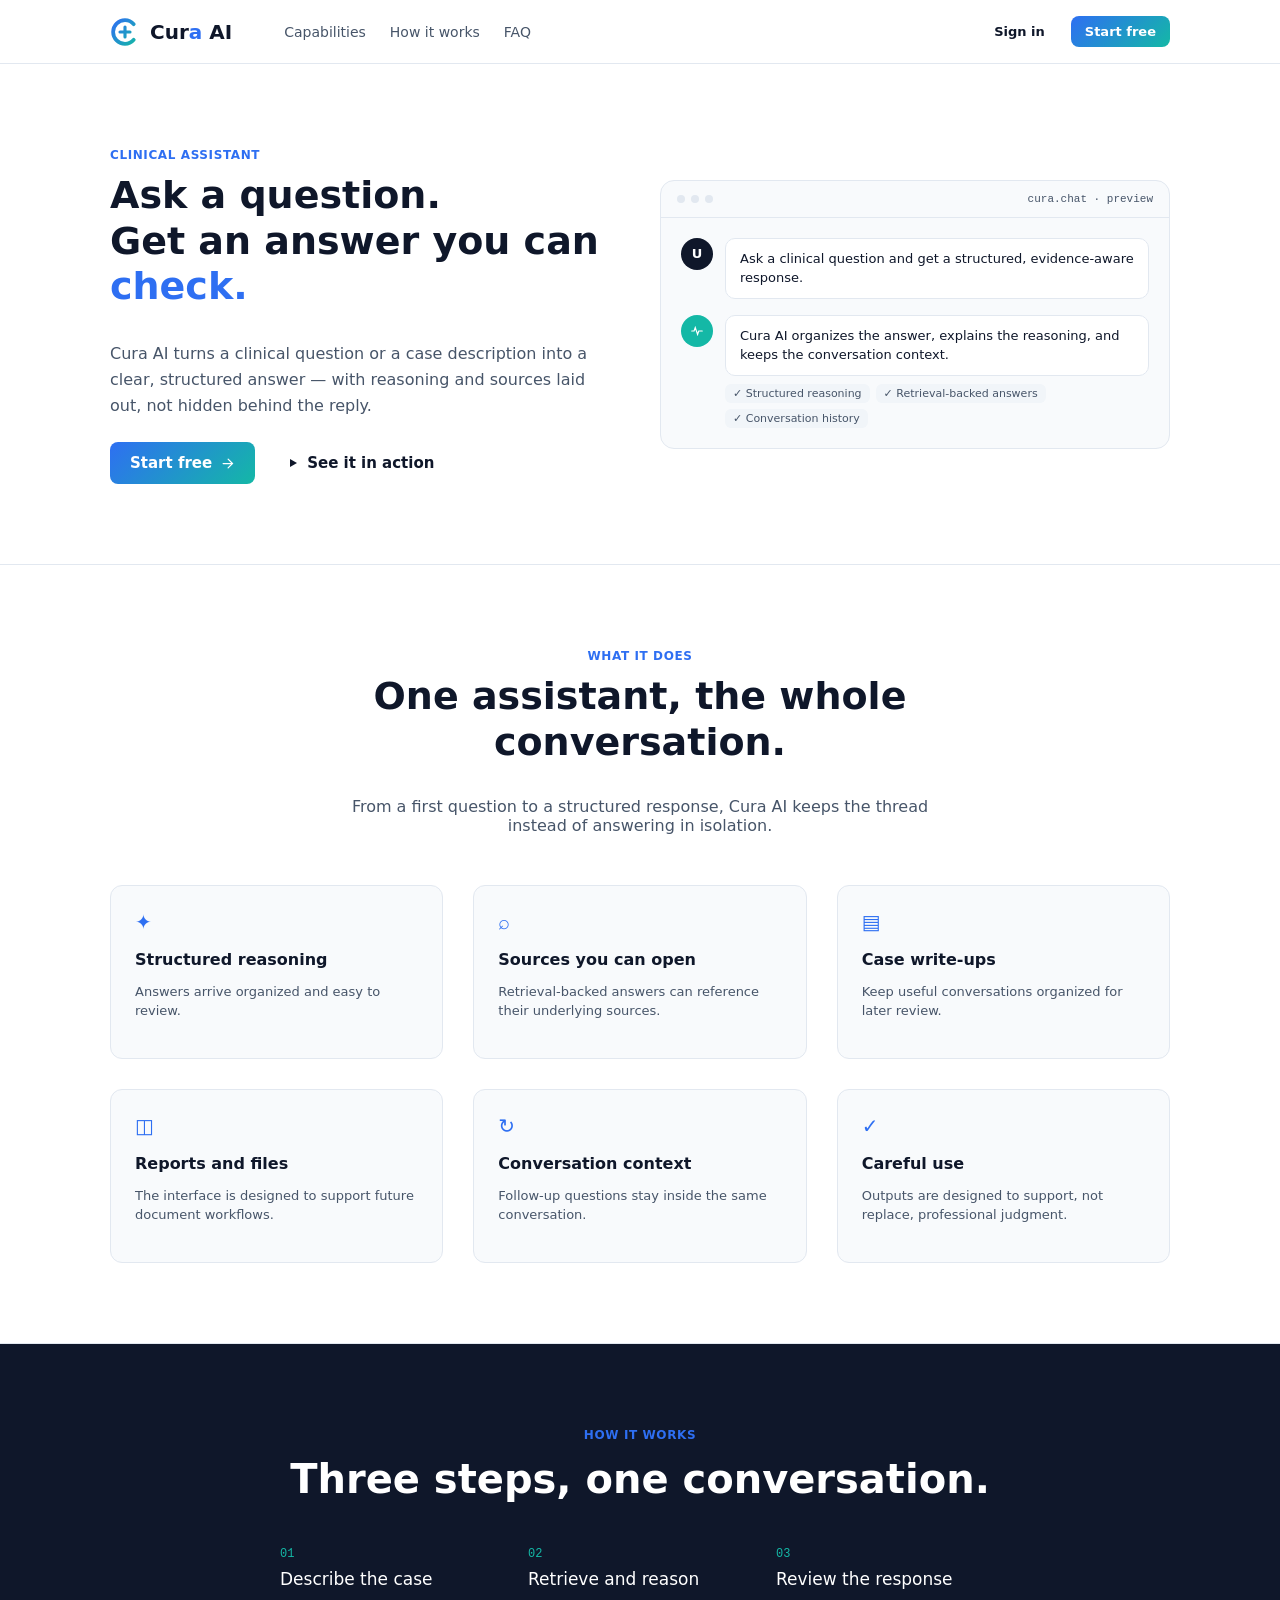
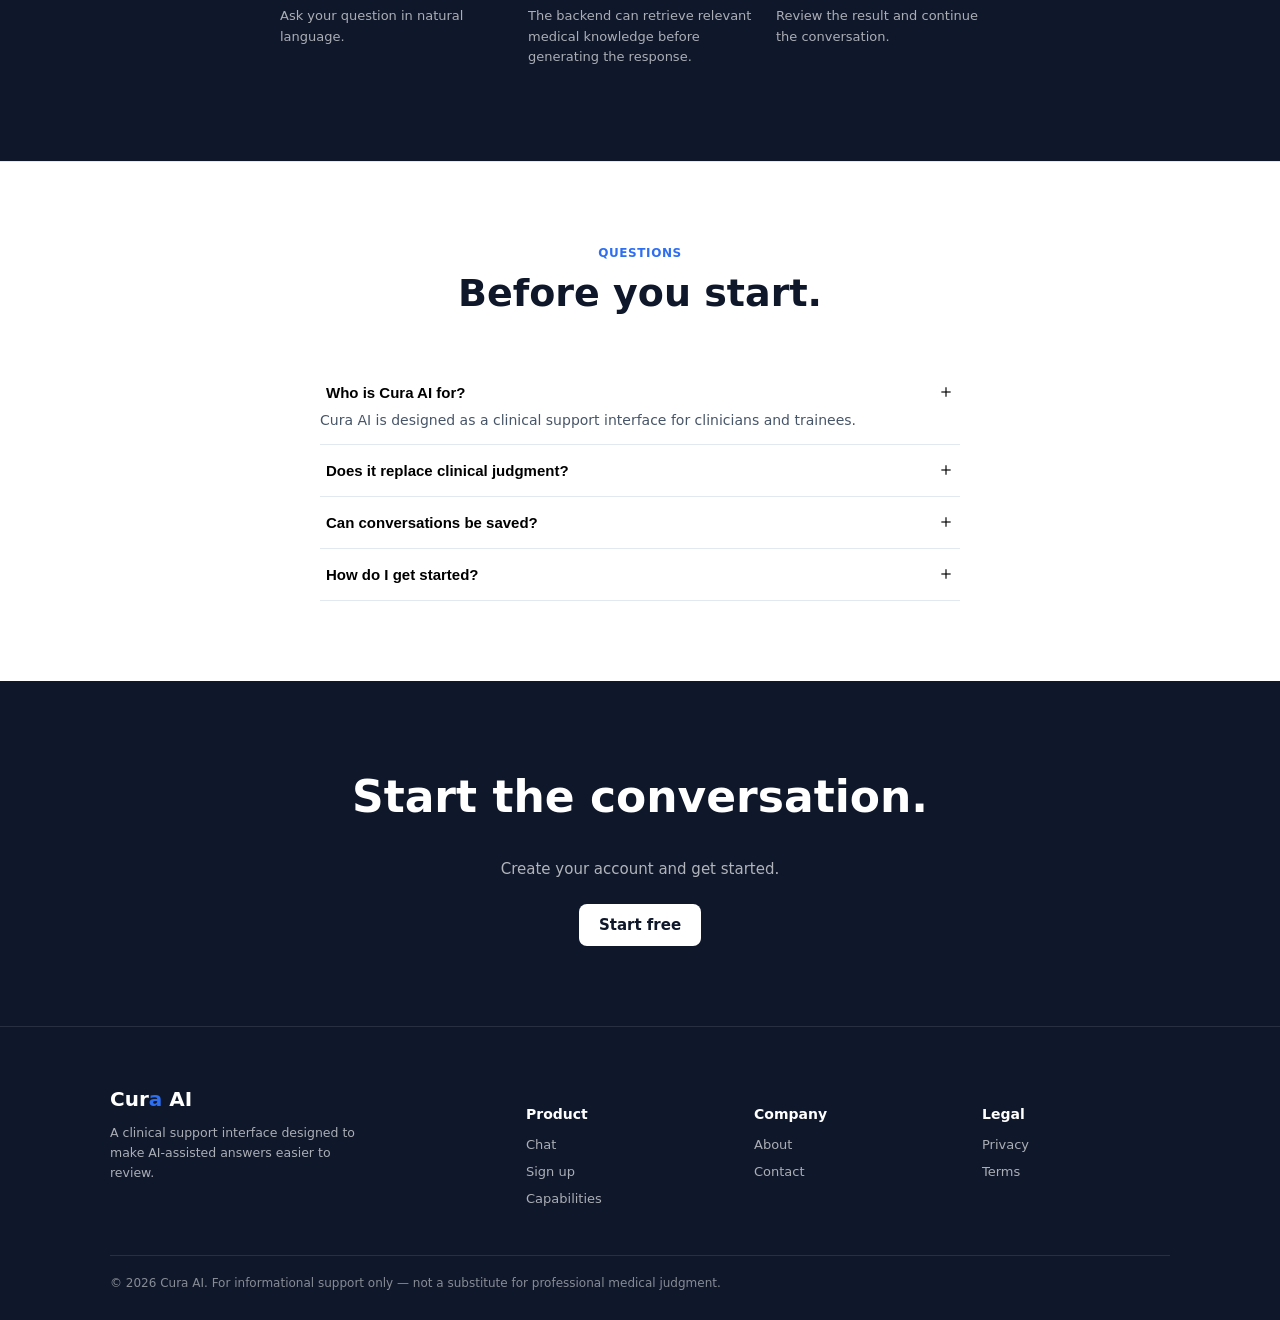
<file: frontend/index.html>
<!DOCTYPE html>

<html lang="en">
    <head>
    <meta charset="UTF-8">
    <meta name="viewport" content="width=device-width, initial-scale=1.0">
    <title>Cura AI — Clinical Chatbot</title>
    <link rel="stylesheet" href="styles.css">
    <link rel="icon" type="image/png" href="favicon.png">
    </head>
    <body>

    <header class="site-header">
    <div class="wrap site-header-wrap">
        <a href="index.html" class="logo" aria-label="Cura AI Home">
        <svg class="logo-mark" width="30" height="30" viewBox="0 0 48 48" fill="none">
            <defs>
            <linearGradient id="g1" x1="4" y1="6" x2="44" y2="42" gradientUnits="userSpaceOnUse">
                <stop stop-color="#2E6FF2"/>
                <stop offset="1" stop-color="#14B8A6"/>
            </linearGradient>
            </defs>
            <path d="M38 11.5C34.6 7.6 29.7 5 24 5 13.5 5 5 13.5 5 24s8.5 19 19 19 c5.7 0 10.6-2.6 14-6.5" stroke="url(#g1)" stroke-width="6" stroke-linecap="round"/>
            <path d="M24 16v16M16 24h16" stroke="url(#g1)" stroke-width="5" stroke-linecap="round"/>
        </svg>
        <span class="logo-word">Cur<em>a</em> AI</span>
        </a>
        <nav class="site-nav">
        <a href="#capabilities">Capabilities</a>
        <a href="#how">How it works</a>
        <a href="#faq">FAQ</a>
        </nav>
        <div class="header-actions">
        <a href="signup.html" class="btn btn-ghost btn-sm">Sign in</a>
        <a href="signup.html" class="btn btn-gradient btn-sm">Start free</a>
        </div>
    </div>
    </header>

    <section class="hero">
    <div class="wrap hero-grid">
        <div>
        <span class="eyebrow">Clinical assistant</span>
        <h1 class="display">
            Ask a question.<br>
            Get an answer you can <span class="accent">check.</span>
        </h1>
        <p class="lede">
            Cura AI turns a clinical question or a case description into a clear, structured answer — with reasoning and sources laid out, not hidden behind the reply.
        </p>
        <div class="hero-ctas">
            <a href="signup.html" class="btn btn-gradient btn-lg">
            Start free
            <svg width="15" height="15" viewBox="0 0 24 24" fill="none" stroke="currentColor" stroke-width="2" stroke-linecap="round">
                <path d="M5 12h14"/>
                <path d="M13 5l7 7-7 7"/>
            </svg>
            </a>
            <a href="signup.html" class="btn btn-ghost btn-lg">
            <svg width="12" height="12" viewBox="0 0 24 24" fill="currentColor">
                <path d="M6 4v16l14-8z"/>
            </svg>
            See it in action
            </a>
        </div>
        </div>
        <div class="chat-card">
        <div class="chat-card-top">
            <div class="dots">
            <span></span><span></span><span></span>
            </div>
            <span class="tag mono">cura.chat · preview</span>
        </div>
        <div class="chat-card-body">
            <div class="bubble-row">
            <div class="avatar avatar-user">U</div>
            <div class="bubble-text">Ask a clinical question and get a structured, evidence-aware response.</div>
            </div>
            <div class="bubble-row">
            <div class="avatar avatar-ai">
                <svg width="14" height="14" viewBox="0 0 24 24" fill="none" stroke="currentColor" stroke-width="2" stroke-linecap="round">
                <path d="M3 12h4l2-6 4 12 2-6h6"/>
                </svg>
            </div>
            <div class="bubble-content-flex">
                <div class="bubble-text">Cura AI organizes the answer, explains the reasoning, and keeps the conversation context.</div>
                <div class="pill-list">
                <div class="pill">✓ Structured reasoning</div>
                <div class="pill">✓ Retrieval-backed answers</div>
                <div class="pill">✓ Conversation history</div>
                </div>
            </div>
            </div>
        </div>
        </div>
    </div>
    </section>

    <section class="section" id="capabilities">
    <div class="wrap">
        <div class="section-head">
        <span class="eyebrow">What it does</span>
        <h2 class="display">One assistant, the whole conversation.</h2>
        <p>From a first question to a structured response, Cura AI keeps the thread instead of answering in isolation.</p>
        </div>
        <div class="feature-grid">
        <div class="feature"><div class="feature-icon">✦</div><h3>Structured reasoning</h3><p>Answers arrive organized and easy to review.</p></div>
        <div class="feature"><div class="feature-icon">⌕</div><h3>Sources you can open</h3><p>Retrieval-backed answers can reference their underlying sources.</p></div>
        <div class="feature"><div class="feature-icon">▤</div><h3>Case write-ups</h3><p>Keep useful conversations organized for later review.</p></div>
        <div class="feature"><div class="feature-icon">◫</div><h3>Reports and files</h3><p>The interface is designed to support future document workflows.</p></div>
        <div class="feature"><div class="feature-icon">↻</div><h3>Conversation context</h3><p>Follow-up questions stay inside the same conversation.</p></div>
        <div class="feature"><div class="feature-icon">✓</div><h3>Careful use</h3><p>Outputs are designed to support, not replace, professional judgment.</p></div>
        </div>
    </div>
    </section>

    <section class="band-dark section" id="how">
    <div class="wrap how-wrap">
        <span class="eyebrow">How it works</span>
        <h2 class="display how-title">Three steps, one conversation.</h2>
        <div class="how-grid">
        <div>
            <div class="mono how-step-num">01</div>
            <h3 class="how-step-heading">Describe the case</h3>
            <p class="how-step-desc">Ask your question in natural language.</p>
        </div>
        <div>
            <div class="mono how-step-num">02</div>
            <h3 class="how-step-heading">Retrieve and reason</h3>
            <p class="how-step-desc">The backend can retrieve relevant medical knowledge before generating the response.</p>
        </div>
        <div>
            <div class="mono how-step-num">03</div>
            <h3 class="how-step-heading">Review the response</h3>
            <p class="how-step-desc">Review the result and continue the conversation.</p>
        </div>
        </div>
    </div>
    </section>

    <section class="section" id="faq">
    <div class="wrap faq-wrap">
        <div class="section-head">
        <span class="eyebrow">Questions</span>
        <h2 class="display">Before you start.</h2>
        </div>
        <div id="faq-list">
        <div class="faq-item open">
            <button class="faq-q">
            Who is Cura AI for?
            <svg width="16" height="16" viewBox="0 0 24 24" fill="none" stroke="currentColor" stroke-width="1.75"><path d="M12 5v14"/><path d="M5 12h14"/></svg>
            </button>
            <div class="faq-a">Cura AI is designed as a clinical support interface for clinicians and trainees.</div>
        </div>
        <div class="faq-item">
            <button class="faq-q">
            Does it replace clinical judgment?
            <svg width="16" height="16" viewBox="0 0 24 24" fill="none" stroke="currentColor" stroke-width="1.75"><path d="M12 5v14"/><path d="M5 12h14"/></svg>
            </button>
            <div class="faq-a">No. Outputs should be reviewed by a qualified clinician.</div>
        </div>
        <div class="faq-item">
            <button class="faq-q">
            Can conversations be saved?
            <svg width="16" height="16" viewBox="0 0 24 24" fill="none" stroke="currentColor" stroke-width="1.75"><path d="M12 5v14"/><path d="M5 12h14"/></svg>
            </button>
            <div class="faq-a">Authenticated conversations and messages can be persisted in the application database.</div>
        </div>
        <div class="faq-item">
            <button class="faq-q">
            How do I get started?
            <svg width="16" height="16" viewBox="0 0 24 24" fill="none" stroke="currentColor" stroke-width="1.75"><path d="M12 5v14"/><path d="M5 12h14"/></svg>
            </button>
            <div class="faq-a">Create an account and start a conversation.</div>
        </div>
        </div>
    </div>
    </section>

    <section class="band-dark cta-banner">
    <div class="wrap cta-banner-wrap">
        <h2 class="display cta-banner-title">Start the conversation.</h2>
        <p class="cta-banner-desc">Create your account and get started.</p>
        <div class="cta-banner-btn-wrap">
        <a href="signup.html" class="btn btn-lg cta-white-btn">Start free</a>
        </div>
    </div>
    </section>

    <footer class="site-footer">
    <div class="wrap">
        <div class="footer-grid">
        <div>
            <span class="logo on-dark"><span class="logo-word">Cur<em>a</em> AI</span></span>
            <p class="footer-desc">A clinical support interface designed to make AI-assisted answers easier to review.</p>
        </div>
        <div>
            <h4>Product</h4>
            <ul>
            <li><a href="signup.html">Chat</a></li>
            <li><a href="signup.html">Sign up</a></li>
            <li><a href="#capabilities">Capabilities</a></li>
            </ul>
        </div>
        <div>
            <h4>Company</h4>
            <ul>
            <li><a href="#">About</a></li>
            <li><a href="#">Contact</a></li>
            </ul>
        </div>
        <div>
            <h4>Legal</h4>
            <ul>
            <li><a href="#">Privacy</a></li>
            <li><a href="#">Terms</a></li>
            </ul>
        </div>
        </div>
        <div class="footer-bottom">
        <span>© 2026 Cura AI. For informational support only — not a substitute for professional medical judgment.</span>
        </div>
    </div>
    </footer>

    <script src="script.js"></script>
    </body>
</html>
</file>
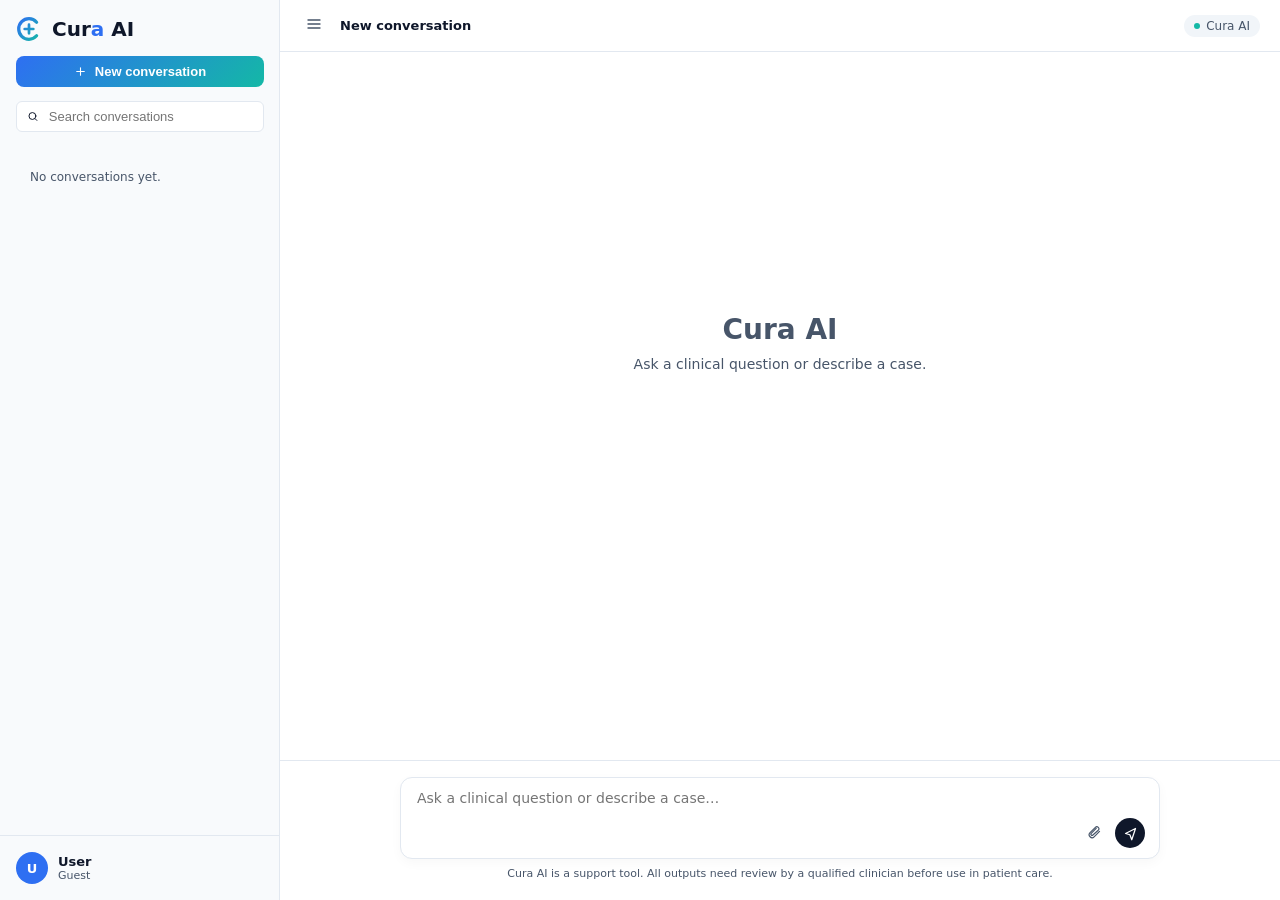
<file: frontend/chat.html>
<!DOCTYPE html>

<html lang="en">
    <head>
        <meta charset="UTF-8">
        <meta name="viewport" content="width=device-width, initial-scale=1.0">
        <title>Cura AI — Chat</title>
        <link rel="stylesheet" href="styles.css">
        <link rel="icon" type="image/png" href="favicon.png">
    </head>
    <body>
        <div class="app-shell">

        <!-- SIDEBAR -->
        <aside class="app-sidebar" id="sidebar">
            <div class="sidebar-top">
                <!-- LOGO -->
                <a href="index.html" class="logo">
                    <svg class="logo-mark" width="26" height="26" viewBox="0 0 48 48" fill="none">
                    <defs>
                        <linearGradient id="chat-logo-gradient" x1="4" y1="6" x2="44" y2="42" gradientUnits="userSpaceOnUse">
                            <stop stop-color="#2E6FF2"/>
                            <stop offset="1" stop-color="#14B8A6"/>
                        </linearGradient>
                    </defs>
                    <path d="M38 11.5C34.6 7.6 29.7 5 24 5 13.5 5 5 13.5 5 24s8.5 19 19 19 c5.7 0 10.6-2.6 14-6.5" stroke="url(#chat-logo-gradient)" stroke-width="6" stroke-linecap="round"/>
                    <path d="M24 16v16M16 24h16" stroke="url(#chat-logo-gradient)" stroke-width="5" stroke-linecap="round"/>
                    </svg>
                    <span class="logo-word logo-word-custom">
                    Cur<em>a</em> AI
                    </span>
                </a>

                <!-- NEW CONVERSATION -->
                <button class="btn btn-gradient btn-block btn-sm new-chat-btn" id="new-chat" type="button">
                    <svg width="13" height="13" viewBox="0 0 24 24" fill="none" stroke="currentColor" stroke-width="2" stroke-linecap="round">
                    <path d="M12 5v14"/>
                    <path d="M5 12h14"/>
                    </svg>
                    New conversation
                </button>

                <!-- SEARCH -->
                <div class="sidebar-search">
                    <svg width="13" height="13" viewBox="0 0 24 24" fill="none" stroke="currentColor" stroke-width="2" stroke-linecap="round">
                    <circle cx="11" cy="11" r="7"/>
                    <path d="m20 20-3.5-3.5"/>
                    </svg>
                    <input id="conversation-search" type="text" placeholder="Search conversations">
                </div>
            </div>

            <!-- CONVERSATIONS -->
            <div class="thread-list" id="thread-list">
                <div id="conversation-loading" class="conversation-loading-text">
                    No conversations yet.
                </div>
            </div>

            <!-- USER -->
            <div class="sidebar-bottom">
                <div class="sidebar-user">
                    <div class="avatar" id="user-avatar">U</div>
                    <div>
                        <div class="sidebar-user-name" id="sidebar-user-name">User</div>
                        <div class="sidebar-user-email" id="sidebar-user-email">Guest</div>
                    </div>
                </div>
            </div>
        </aside>

        <!-- MAIN -->
        <main class="app-main">
            <!-- TOPBAR -->
            <div class="app-topbar">
                <button class="icon-btn" id="sidebar-toggle" type="button">
                    <svg width="16" height="16" viewBox="0 0 24 24" fill="none" stroke="currentColor" stroke-width="2" stroke-linecap="round">
                    <path d="M3 6h18"/>
                    <path d="M3 12h18"/>
                    <path d="M3 18h18"/>
                    </svg>
                </button>
                <span id="conversation-title" class="conversation-title-text">
                    New conversation
                </span>
                <div class="model-chip model-chip-right">
                    <span class="dot"></span>
                    Cura AI
                </div>
            </div>

            <!-- CHAT AREA -->
            <div class="chat-scroll" id="chat-scroll">
                <div class="chat-inner" id="chat-inner">
                    <!-- Empty state -->
                    <div id="chat-empty" class="chat-empty-state">
                        <div>
                            <div class="chat-empty-title">
                            Cura AI
                            </div>
                            <div class="chat-empty-subtitle">
                            Ask a clinical question or describe a case.
                            </div>
                        </div>
                    </div>
                </div>
            </div>

            <!-- COMPOSER -->
            <div class="composer-wrap">
            <div class="composer">
                <textarea id="composer-input" placeholder="Ask a clinical question or describe a case…" rows="1"></textarea>
                <div class="composer-actions">
                    <!-- ATTACH -->
                    <button class="icon-btn" id="attach-btn" title="Attach" type="button">
                        <svg width="14" height="14" viewBox="0 0 24 24" fill="none" stroke="currentColor" stroke-width="2" stroke-linecap="round">
                        <path d="M21.44 11.05 12.25 20.24a5 5 0 0 1-7.07-7.07 l9.19-9.19a3.5 3.5 0 0 1 4.95 4.95 L10.13 17.13a2 2 0 0 1-2.83-2.83 l8.49-8.48"/>
                        </svg>
                    </button>
                    <!-- SEND -->
                    <button class="send-btn" id="send-btn" title="Send" type="button">
                        <svg width="15" height="15" viewBox="0 0 24 24" fill="none" stroke="currentColor" stroke-width="2" stroke-linecap="round" stroke-linejoin="round">
                        <path d="m4 12 16-8-6 18-3-8-7-2z"/>
                        </svg>
                    </button>
                </div>
            </div>
                <div class="composer-hint">
                    Cura AI is a support tool. All outputs need review by a qualified clinician before use in patient care.
                </div>
            </div>
        </main>

        </div>

        <script src="script.js"></script>
    </body>
</html>
</file>
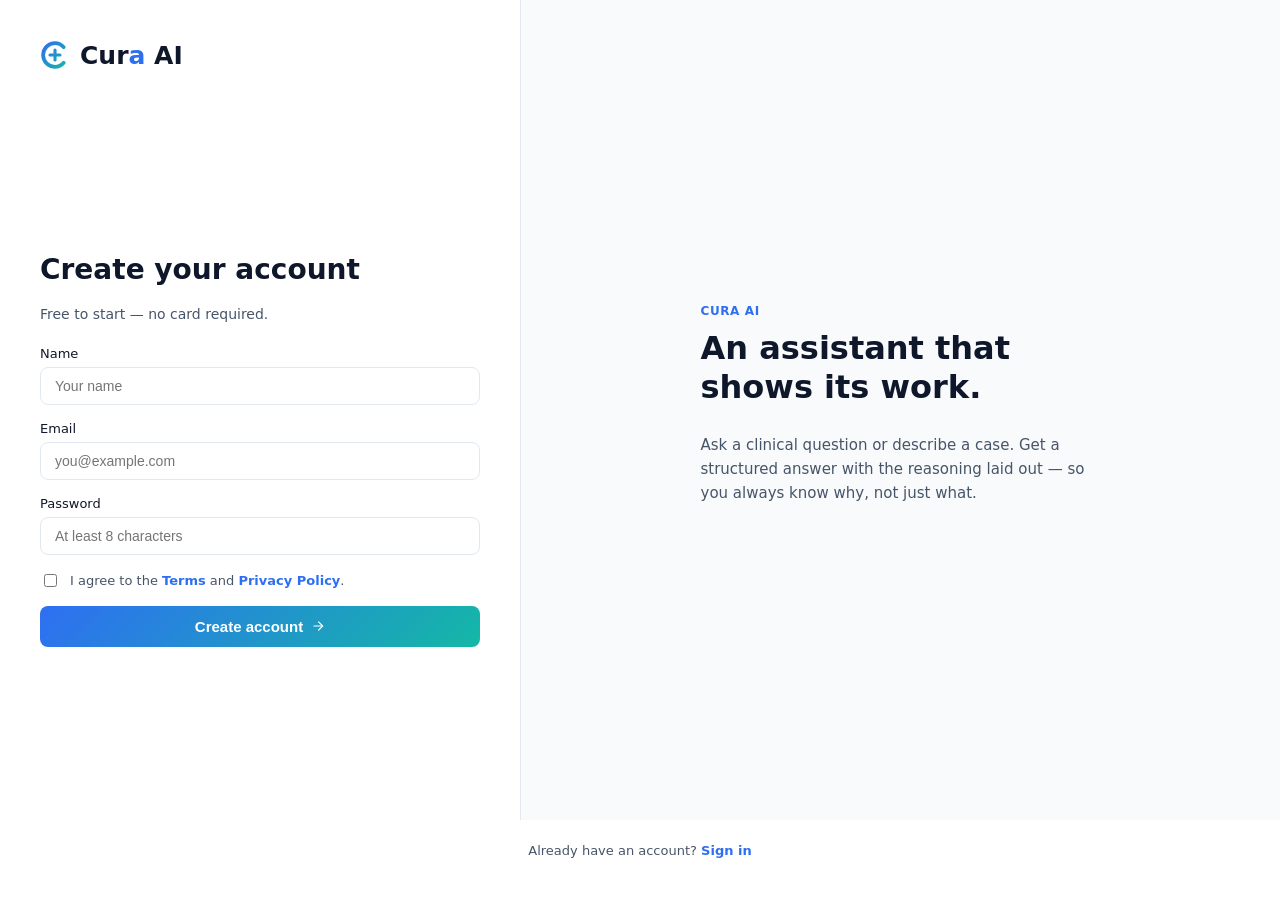
<file: frontend/signup.html>
<!DOCTYPE html>

<html lang="en">
    <head>
    <meta charset="UTF-8">
    <meta name="viewport" content="width=device-width, initial-scale=1.0">
    <title>Create your account — Cura AI</title>
    <link rel="stylesheet" href="styles.css">
    <link rel="icon" type="image/png" href="favicon.png">
    </head>
    <body>

    <div class="auth-shell">
    <!-- LEFT PANEL -->
    <div class="auth-panel">
        <div class="auth-panel-header">
        <a href="index.html" class="logo">
            <svg class="logo-mark" width="30" height="30" viewBox="0 0 48 48" fill="none">
            <defs>
                <linearGradient id="signup-logo-gradient" x1="4" y1="6" x2="44" y2="42" gradientUnits="userSpaceOnUse">
                <stop stop-color="#2E6FF2"/>
                <stop offset="1" stop-color="#14B8A6"/>
                </linearGradient>
            </defs>
            <path d="M38 11.5C34.6 7.6 29.7 5 24 5 13.5 5 5 13.5 5 24s8.5 19 19 19 c5.7 0 10.6-2.6 14-6.5" stroke="url(#signup-logo-gradient)" stroke-width="6" stroke-linecap="round"/>
            <path d="M24 16v16M16 24h16" stroke="url(#signup-logo-gradient)" stroke-width="5" stroke-linecap="round"/>
            </svg>
            <span class="logo-word logo-word-lg">
            Cur<em>a</em> AI
            </span>
        </a>
        </div>

        <!-- FORM -->
        <div class="auth-form-wrap">
        <form class="auth-form" id="signup-form">
            <h1 class="display">Create your account</h1>
            <p class="sub">Free to start — no card required.</p>

            <!-- NAME -->
            <div class="field">
            <label for="name">Name</label>
            <input id="name" name="name" type="text" placeholder="Your name" autocomplete="name" required>
            </div>

            <!-- EMAIL -->
            <div class="field">
            <label for="email">Email</label>
            <input id="email" name="email" type="email" placeholder="you@example.com" autocomplete="email" required>
            </div>

            <!-- PASSWORD -->
            <div class="field">
            <label for="pass">Password</label>
            <input id="pass" name="password" type="password" placeholder="At least 8 characters" autocomplete="new-password" minlength="8" required>
            </div>

            <!-- TERMS -->
            <label class="check-row">
            <input id="terms" type="checkbox" required>
            <span>
                I agree to the <a href="#" class="auth-link">Terms</a> and <a href="#" class="auth-link">Privacy Policy</a>.
            </span>
            </label>

            <!-- ERROR -->
            <div id="signup-error" class="auth-alert-error" style="display:none;"></div>

            <!-- SUCCESS -->
            <div id="signup-success" class="auth-alert-success" style="display:none;"></div>

            <!-- SUBMIT -->
            <button type="submit" id="signup-submit" class="btn btn-gradient btn-block btn-lg">
            <span id="signup-submit-text">Create account</span>
            <svg width="14" height="14" viewBox="0 0 24 24" fill="none" stroke="currentColor" stroke-width="2" stroke-linecap="round">
                <path d="M5 12h14"/>
                <path d="M13 5l7 7-7 7"/>
            </svg>
            </button>
        </form>
        </div>
    </div>

    <!-- RIGHT VISUAL -->
    <div class="auth-visual">
        <div class="auth-visual-inner">
        <span class="eyebrow">Cura AI</span>
        <h2 class="display">An assistant that shows its work.</h2>
        <p>Ask a clinical question or describe a case. Get a structured answer with the reasoning laid out — so you always know why, not just what.</p>
        </div>
    </div>
    </div>

    <!-- SIGN IN LINK -->
    <div class="auth-swap-wrap">
    <span class="auth-swap">
        Already have an account? <a href="signup.html">Sign in</a>
    </span>
    </div>

    <script src="script.js"></script>
    </body>
</html>
</file>
<file: frontend/styles.css>
/* ==========================================================
   CURA AI — GLOBAL STYLESHEET
   ========================================================== */

:root {
  --blue: #2E6FF2;
  --teal: #14B8A6;
  --ink-900: #0f172a;
  --ink-600: #475569;
  --ink-200: #e2e8f0;
}

body {
  font-family: system-ui, -apple-system, sans-serif;
  color: var(--ink-900);
  margin: 0;
  padding: 0;
  box-sizing: border-box;
  width: 100vw;
  overflow-x: hidden;
}

*, *:before, *:after {
  box-sizing: inherit;
}

/* --- CHAT RESPONSE LIST INDENTATION FIX --- */
.message-content ul,
.message-content ol,
.bubble-text ul,
.bubble-text ol,
.chat-inner ul,
.chat-inner ol {
  margin: 10px 0;
  padding-left: 24px;
}

.message-content li,
.bubble-text li,
.chat-inner li {
  margin-bottom: 6px;
  line-height: 1.5;
}

/* --- LAYOUT & COMPONENTS --- */
.app-shell {
  display: flex;
  height: 100vh;
  width: 100vw;
  overflow: hidden;
}

.app-sidebar {
  width: 280px;
  background: #f8fafc;
  border-right: 1px solid var(--ink-200);
  display: flex;
  flex-direction: column;
  justify-content: space-between;
  flex-shrink: 0;
  white-space: nowrap; /* Prevents text wrapping during animation */
  overflow: hidden;    /* Hides content cleanly as it collapses */
  transition: transform 0.3s ease, width 0.3s ease, margin 0.3s ease;
}

/* --- Desktop Sidebar Collapse Support --- */
@media screen and (min-width: 769px) {
  .app-sidebar.collapsed {
    transform: translateX(-100%);
    width: 0 !important;
    margin-left: 0 !important;
    overflow: hidden;
    border-right: none;
  }
}

.sidebar-top {
  padding: 16px;
  min-width: 280px; /* Keeps internal elements at full width so text doesn't squish */
}

.logo {
  display: flex;
  align-items: center;
  gap: 10px;
  text-decoration: none;
  color: var(--ink-900);
}

.logo-word {
  font-size: 20px;
  font-weight: 700;
}

.logo-word-custom {
  font-size: 20px;
  font-weight: 700;
}

.logo-word-lg {
  font-size: 25px;
  font-weight: 700;
}

.logo em {
  font-style: normal;
  color: var(--blue);
}

.btn {
  display: inline-flex;
  align-items: center;
  justify-content: center;
  gap: 8px;
  border-radius: 8px;
  font-weight: 600;
  cursor: pointer;
  text-decoration: none;
  border: none;
  transition: all 0.2s ease;
}

.btn-gradient {
  background: linear-gradient(135deg, var(--blue), var(--teal));
  color: white;
}

.btn-gradient:hover {
  opacity: 0.92;
}

.btn-ghost {
  background: transparent;
  color: var(--ink-900);
}

.btn-ghost:hover {
  background: var(--ink-200);
}

.btn-block {
  width: 100%;
}

.btn-sm {
  padding: 8px 14px;
  font-size: 13px;
}

.btn-lg {
  padding: 12px 20px;
  font-size: 15px;
}

.new-chat-btn {
  margin-top: 14px;
}

.sidebar-search {
  display: flex;
  align-items: center;
  gap: 8px;
  background: white;
  border: 1px solid var(--ink-200);
  border-radius: 6px;
  padding: 6px 10px;
  margin-top: 14px;
}

.sidebar-search input {
  border: none;
  outline: none;
  font-size: 13px;
  width: 100%;
}

.thread-list {
  flex: 1;
  overflow-y: auto;
  padding: 8px 16px;
  min-width: 280px;
}

.conversation-loading-text {
  padding: 14px;
  font-size: 12px;
  color: var(--ink-600);
}

.sidebar-bottom {
  padding: 16px;
  border-top: 1px solid var(--ink-200);
  min-width: 280px;
}

.sidebar-user {
  display: flex;
  align-items: center;
  gap: 10px;
}

.avatar {
  width: 32px;
  height: 32px;
  border-radius: 50%;
  background: var(--blue);
  color: white;
  display: flex;
  align-items: center;
  justify-content: center;
  font-weight: 600;
  font-size: 13px;
  flex-shrink: 0;
}

.sidebar-user-name {
  font-size: 13px;
  font-weight: 600;
}

.sidebar-user-email {
  font-size: 11px;
  color: var(--ink-600);
}

.app-main {
  flex: 1;
  display: flex;
  flex-direction: column;
  background: white;
  min-width: 0;
}

.app-topbar {
  height: 52px;
  border-bottom: 1px solid var(--ink-200);
  display: flex;
  align-items: center;
  padding: 0 20px;
  gap: 12px;
}

.conversation-title-text {
  font-size: 13px;
  font-weight: 600;
}

.model-chip {
  display: inline-flex;
  align-items: center;
  gap: 6px;
  font-size: 12px;
  background: #f1f5f9;
  padding: 4px 10px;
  border-radius: 20px;
  color: var(--ink-600);
}

.model-chip-right {
  margin-left: auto;
}

.dot {
  width: 6px;
  height: 6px;
  background: var(--teal);
  border-radius: 50%;
}

.chat-scroll {
  flex: 1;
  overflow-y: auto;
  padding: 20px;
}

.chat-inner {
  max-width: 760px;
  margin: 0 auto;
}

.chat-empty-state {
  min-height: 60vh;
  display: flex;
  align-items: center;
  justify-content: center;
  text-align: center;
  color: var(--ink-600);
  padding: 30px;
}

.chat-empty-title {
  font-size: 28px;
  font-weight: 700;
  margin-bottom: 10px;
}

.chat-empty-subtitle {
  font-size: 14px;
}

.composer-wrap {
  padding: 16px 20px 20px;
  border-top: 1px solid var(--ink-200);
}

.composer {
  max-width: 760px;
  margin: 0 auto;
  border: 1px solid var(--ink-200);
  border-radius: 12px;
  padding: 10px 14px;
  background: white;
  box-shadow: 0 4px 12px rgba(0,0,0,0.03);
}

.composer textarea {
  width: 100%;
  border: none;
  outline: none;
  resize: none;
  font-family: inherit;
  font-size: 14px;
}

.composer-actions {
  display: flex;
  justify-content: flex-end;
  align-items: center;
  gap: 8px;
  margin-top: 6px;
}

.icon-btn {
  background: transparent;
  border: none;
  cursor: pointer;
  color: var(--ink-600);
  padding: 6px;
  border-radius: 6px;
}

.icon-btn:hover {
  background: var(--ink-200);
}

.send-btn {
  background: var(--ink-900);
  color: white;
  border: none;
  width: 30px;
  height: 30px;
  border-radius: 50%;
  display: flex;
  align-items: center;
  justify-content: center;
  cursor: pointer;
  flex-shrink: 0;
}

.composer-hint {
  max-width: 760px;
  margin: 8px auto 0;
  font-size: 11px;
  color: var(--ink-600);
  text-align: center;
}

/* --- LANDING & AUTH STYLES --- */
.site-header {
  border-bottom: 1px solid var(--ink-200);
  padding: 16px 0;
}

.site-header-wrap {
  display: flex;
  align-items: center;
  flex-wrap: wrap;
  gap: 12px;
}

.site-nav {
  display: flex;
  gap: 24px;
  margin-left: 40px;
}

.site-nav a {
  text-decoration: none;
  color: var(--ink-600);
  font-size: 14px;
  font-weight: 500;
}

.header-actions {
  margin-left: auto;
  display: flex;
  gap: 12px;
}

.wrap {
  max-width: 1100px;
  margin: 0 auto;
  padding: 0 20px;
}

.hero {
  padding: 80px 0;
}

.hero-grid {
  display: grid;
  grid-template-columns: 1fr 1fr;
  gap: 40px;
  align-items: center;
}

.eyebrow {
  font-size: 12px;
  font-weight: 700;
  text-transform: uppercase;
  letter-spacing: 0.05em;
  color: var(--blue);
}

.display {
  font-size: 38px;
  font-weight: 800;
  line-height: 1.2;
  margin-top: 10px;
}

.accent {
  color: var(--blue);
}

.lede {
  font-size: 16px;
  color: var(--ink-600);
  margin-top: 16px;
  line-height: 1.6;
}

.hero-ctas {
  display: flex;
  gap: 12px;
  margin-top: 24px;
}

.chat-card {
  background: #f8fafc;
  border: 1px solid var(--ink-200);
  border-radius: 14px;
  overflow: hidden;
}

.chat-card-top {
  padding: 12px 16px;
  border-bottom: 1px solid var(--ink-200);
  display: flex;
  align-items: center;
  justify-content: space-between;
}

.dots {
  display: flex;
  gap: 6px;
}

.dots span {
  width: 8px;
  height: 8px;
  background: var(--ink-200);
  border-radius: 50%;
}

.tag {
  font-size: 11px;
  color: var(--ink-600);
}

.mono {
  font-family: monospace;
}

.chat-card-body {
  padding: 20px;
  display: flex;
  flex-direction: column;
  gap: 16px;
}

.bubble-row {
  display: flex;
  gap: 12px;
}

.avatar-user {
  background: var(--ink-900);
}

.avatar-ai {
  background: var(--teal);
  color: white;
}

.bubble-text {
  background: white;
  border: 1px solid var(--ink-200);
  padding: 10px 14px;
  border-radius: 10px;
  font-size: 13px;
  line-height: 1.5;
}

.bubble-content-flex {
  flex: 1;
}

.pill-list {
  display: flex;
  gap: 6px;
  margin-top: 8px;
  flex-wrap: wrap;
}

.pill {
  font-size: 11px;
  background: #f1f5f9;
  padding: 3px 8px;
  border-radius: 6px;
  color: var(--ink-600);
}

.section {
  padding: 80px 0;
  border-top: 1px solid var(--ink-200);
}

.section-head {
  text-align: center;
  max-width: 600px;
  margin: 0 auto 50px;
}

.section-head p {
  color: var(--ink-600);
  margin-top: 10px;
}

.feature-grid {
  display: grid;
  grid-template-columns: repeat(3, 1fr);
  gap: 30px;
}

.feature {
  background: #f8fafc;
  padding: 24px;
  border-radius: 12px;
  border: 1px solid var(--ink-200);
}

.feature-icon {
  font-size: 20px;
  color: var(--blue);
  margin-bottom: 12px;
}

.feature h3 {
  font-size: 16px;
  margin-bottom: 6px;
}

.feature p {
  font-size: 13px;
  color: var(--ink-600);
  line-height: 1.5;
}

.band-dark {
  background: var(--ink-900);
  color: white;
}

.how-wrap {
  max-width: 760px;
  text-align: center;
  margin: 0 auto;
}

.how-title {
  font-size: clamp(28px,3.6vw,40px);
  margin-top: 12px;
}

.how-grid {
  display: grid;
  grid-template-columns: repeat(3,1fr);
  gap: 24px;
  margin-top: 44px;
  text-align: left;
}

.how-step-num {
  color: var(--teal);
  font-size: 12px;
}

.how-step-heading {
  margin-top: 8px;
  font-weight: 500;
  font-size: 17px;
}

.how-step-desc {
  margin-top: 8px;
  font-size: 13px;
  color: rgba(255,255,255,.65);
  line-height: 1.6;
}

.faq-wrap {
  max-width: 680px;
  margin: 0 auto;
}

.faq-item {
  border-bottom: 1px solid var(--ink-200);
  padding: 16px 0;
}

.faq-q {
  width: 100%;
  background: none;
  border: none;
  display: flex;
  justify-content: space-between;
  align-items: center;
  font-size: 15px;
  font-weight: 600;
  cursor: pointer;
  text-align: left;
}

.faq-a {
  font-size: 14px;
  color: var(--ink-600);
  margin-top: 10px;
  display: none;
}

.faq-item.open .faq-a {
  display: block;
}

.cta-banner {
  padding: 80px 0;
}

.cta-banner-wrap {
  max-width: 640px;
  text-align: center;
  margin: 0 auto;
}

.cta-banner-title {
  font-size: clamp(30px,4vw,44px);
}

.cta-banner-desc {
  margin-top: 14px;
  color: rgba(255,255,255,.68);
  font-size: 15px;
}

.cta-banner-btn-wrap {
  margin-top: 26px;
}

.cta-white-btn {
  background: #fff;
  color: var(--ink-900);
}

.site-footer {
  background: var(--ink-900);
  color: white;
  padding: 60px 0 30px;
  border-top: 1px solid rgba(255,255,255,0.1);
}

.footer-grid {
  display: grid;
  grid-template-columns: 2fr 1fr 1fr 1fr;
  gap: 40px;
  margin-bottom: 40px;
}

.on-dark {
  color: white;
}

.footer-desc {
  margin-top: 12px;
  font-size: 12.5px;
  max-width: 260px;
  line-height: 1.6;
  color: rgba(255,255,255,0.65);
}

.site-footer h4 {
  font-size: 14px;
  margin-bottom: 12px;
}

.site-footer ul {
  list-style: none;
  padding: 0;
  margin: 0;
}

.site-footer li {
  margin-bottom: 8px;
}

.site-footer a {
  color: rgba(255,255,255,0.65);
  text-decoration: none;
  font-size: 13px;
}

.site-footer a:hover {
  color: white;
}

.footer-bottom {
  border-top: 1px solid rgba(255,255,255,0.1);
  padding-top: 20px;
  font-size: 12px;
  color: rgba(255,255,255,0.5);
}

/* --- AUTH SHELL STYLES --- */
.auth-shell {
  display: flex;
  min-height: calc(100vh - 80px);
}

.auth-panel {
  flex: 1;
  display: flex;
  flex-direction: column;
  padding: 40px;
  max-width: 520px;
  margin: 0 auto;
  width: 100%;
}

.auth-panel-header {
  margin-bottom: 40px;
}

.auth-form-wrap {
  flex: 1;
  display: flex;
  flex-direction: column;
  justify-content: center;
}

.auth-form h1 {
  font-size: 28px;
}

.sub {
  color: var(--ink-600);
  font-size: 14px;
  margin-top: 6px;
  margin-bottom: 24px;
}

.field {
  margin-bottom: 16px;
}

.field label {
  display: block;
  font-size: 13px;
  font-weight: 500;
  margin-bottom: 6px;
}

.field input {
  width: 100%;
  padding: 10px 14px;
  border: 1px solid var(--ink-200);
  border-radius: 8px;
  font-size: 14px;
  box-sizing: border-box;
}

.check-row {
  display: flex;
  align-items: center;
  gap: 10px;
  font-size: 13px;
  color: var(--ink-600);
  margin: 16px 0;
  cursor: pointer;
}

.auth-link {
  color: var(--blue);
  font-weight: 600;
  text-decoration: none;
}

.auth-alert-error {
  margin-top: 14px;
  padding: 12px;
  border-radius: 10px;
  background: #fff1f2;
  color: #be123c;
  font-size: 13px;
}

.auth-alert-success {
  margin-top: 14px;
  padding: 12px;
  border-radius: 10px;
  background: #ecfdf5;
  color: #047857;
  font-size: 13px;
}

.auth-visual {
  flex: 1;
  background: #f8fafc;
  border-left: 1px solid var(--ink-200);
  display: flex;
  align-items: center;
  justify-content: center;
  padding: 40px;
}

.auth-visual-inner {
  max-width: 400px;
}

.auth-visual-inner h2 {
  font-size: 32px;
  margin-top: 10px;
}

.auth-visual-inner p {
  color: var(--ink-600);
  font-size: 15px;
  margin-top: 12px;
  line-height: 1.6;
}

.auth-swap-wrap {
  width: 100%;
  text-align: center;
  padding: 20px 24px 36px;
}

.auth-swap {
  font-size: 13px;
  color: var(--ink-600);
}

.auth-swap a {
  color: var(--blue);
  font-weight: 600;
  text-decoration: none;
}

.msg-row {
  display: flex;
  gap: 16px;
  margin-bottom: 20px;
  align-items: flex-start;
  width: 100%;
}

.msg-row:not(.msg-ai) {
  flex-direction: row-reverse;
  text-align: right;
}

.msg-row:not(.msg-ai) .msg-text {
  background: #f1f5f9;
  border-color: #cbd5e1;
  text-align: left;
}

.msg-row.msg-ai {
  flex-direction: row;
  text-align: left;
}

.msg-text {
  background: white;
  border: 1px solid var(--ink-200);
  padding: 12px 16px;
  border-radius: 12px;
  font-size: 14px;
  line-height: 1.5;
  max-width: 75%;
}

/* ==========================================================
   RESPONSIVE MEDIA QUERIES (MOBILE FIXES)
   ========================================================== */

@media screen and (max-width: 900px) {
  .hero-grid {
    grid-template-columns: 1fr !important;
    gap: 30px;
  }

  .auth-shell {
    flex-direction: column !important;
  }

  .auth-visual {
    display: none !important;
  }

  .feature-grid, .how-grid, .footer-grid {
    grid-template-columns: 1fr !important;
    gap: 20px;
  }
}

@media screen and (max-width: 768px) {
  .app-shell {
    flex-direction: column !important;
    height: 100vh;
    position: relative;
  }

  .app-sidebar {
    display: none !important;
  }

  .app-sidebar.open {
    display: flex !important;
    position: absolute !important;
    top: 0;
    left: 0;
    width: 80% !important;
    max-width: 280px;
    height: 100vh !important;
    z-index: 1000;
    box-shadow: 4px 0 15px rgba(0,0,0,0.1);
    background: white;
  }

  .app-main {
    width: 100% !important;
    height: 100vh !important;
    flex: 1;
  }

  .site-nav {
    display: none;
  }

  .site-header-wrap {
    justify-content: space-between;
  }

  .display {
    font-size: 30px !important;
  }

  .msg-text {
    max-width: 90% !important;
  }
}
</file>
